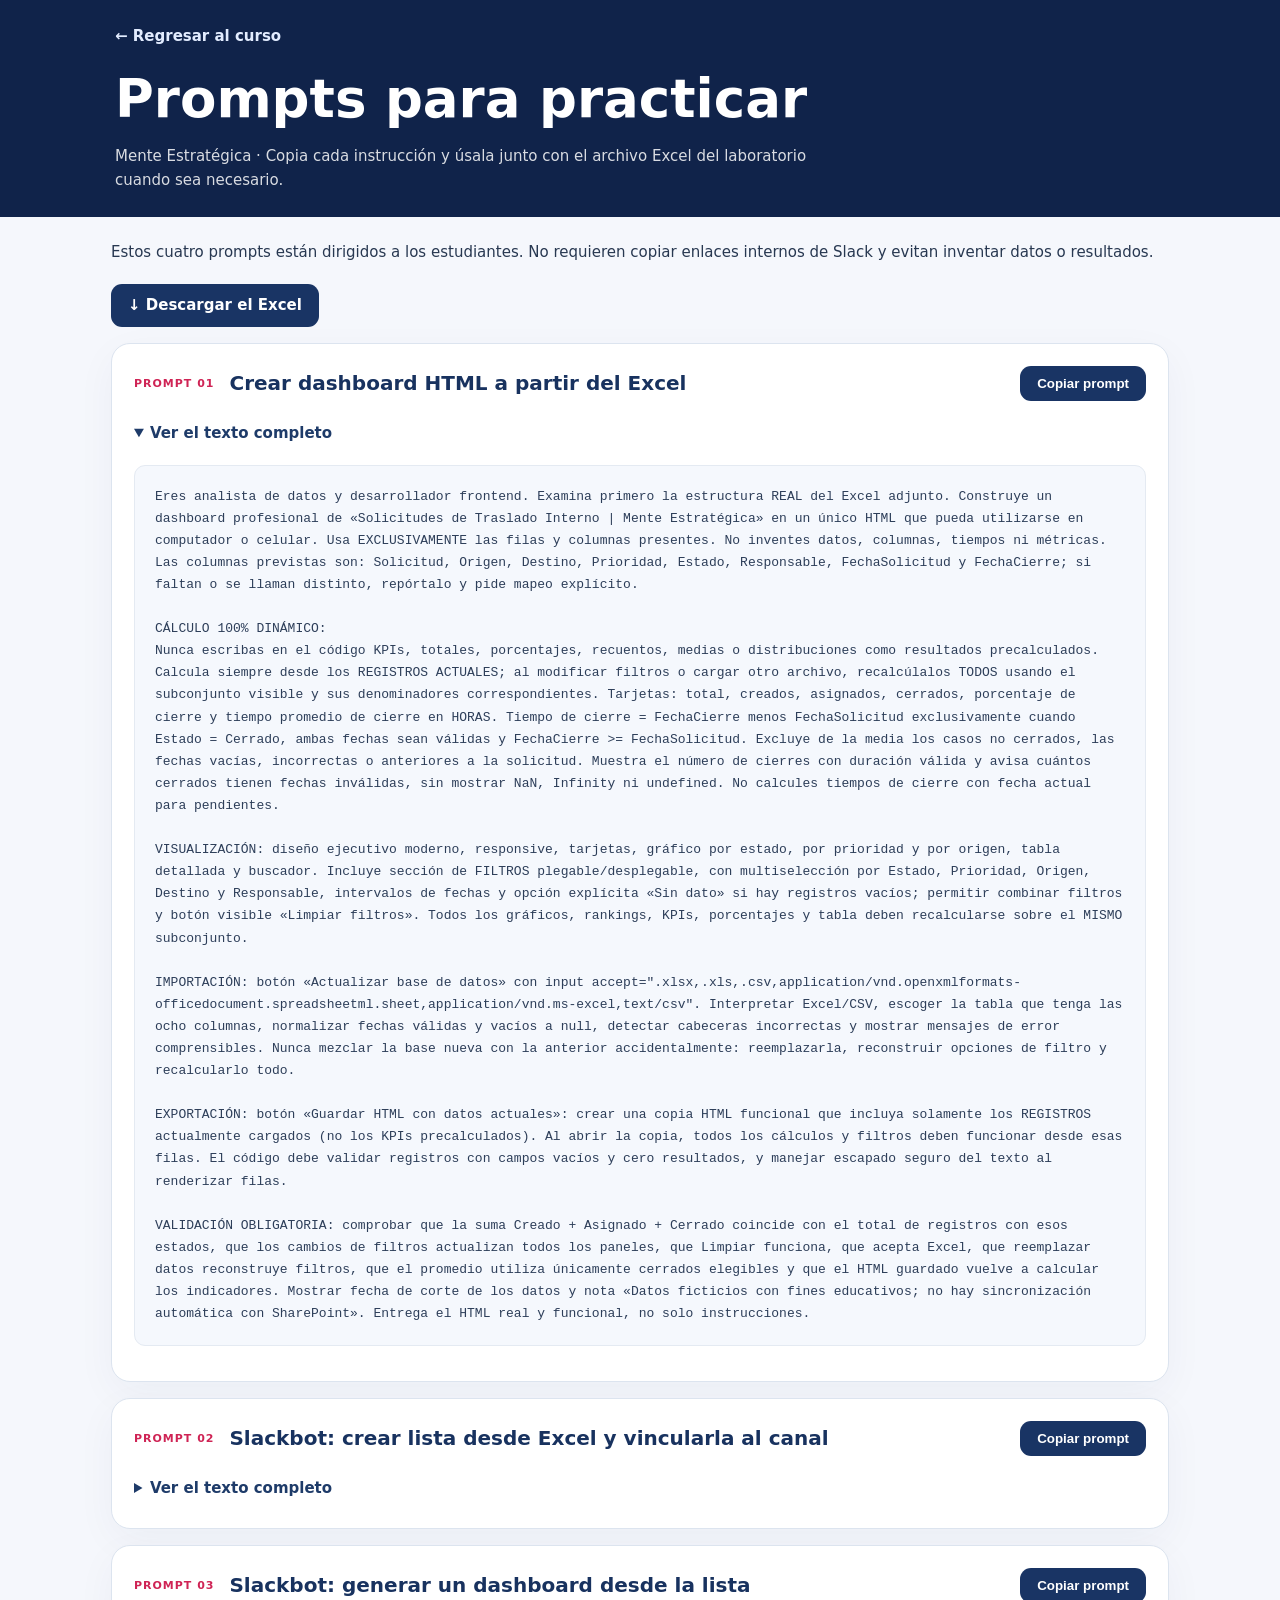
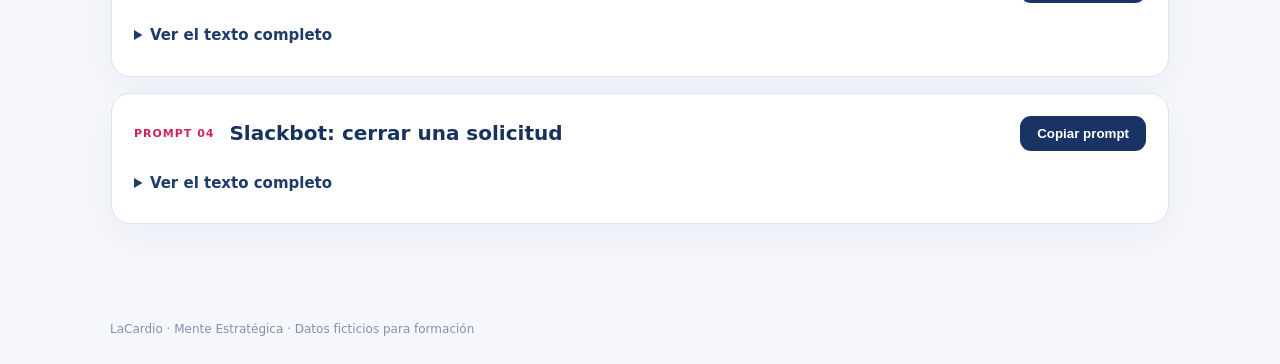
<file: prompts-estudiantes.html>
<!doctype html><html lang="es"><head><meta charset="UTF-8"/><meta name="viewport" content="width=device-width,initial-scale=1"><title>Prompts · Mente Estratégica</title><style>
:root{color-scheme:light}*{box-sizing:border-box}body{margin:0;background:#f5f7fc;color:#283851;font:15px/1.55 Inter,system-ui,"Segoe UI",Arial,sans-serif}
header{background:#10234a;color:white;padding:25px max(25px,calc((100vw - 1050px)/2))}header a{color:#e2ecff;text-decoration:none;font-weight:700}main{max-width:1110px;margin:auto;padding:24px 26px 80px}
h1{font-size:clamp(32px,5vw,53px);margin:10px 0 5px}header p{opacity:.84;max-width:750px;margin:5px 0 0}
.explain{margin:0 0 20px}.prompt-box{margin:16px 0;border:1px solid #dce4ef;background:white;border-radius:19px;box-shadow:0 12px 40px #1a30520b;padding:22px}
.prompt-head{display:flex;gap:15px;align-items:center;flex-wrap:wrap}.prompt-head h2{font-size:20px;color:#18325f;margin:0;flex:1}.prompt-number{font-size:11px;font-weight:900;letter-spacing:.09em;color:#cf2455}
.copy,.download{border:0;border-radius:11px;background:#193464;color:white;padding:10px 17px;font-weight:800;cursor:pointer;text-decoration:none;display:inline-block}
.copy:hover{background:#31558f}
details{margin-top:15px}summary{color:#1e3b69;font-weight:700;cursor:pointer;padding:6px 0}pre{white-space:pre-wrap;overflow-wrap:anywhere;background:#f5f8fd;color:#2d3e59;border-radius:11px;padding:20px;border:1px solid #e4eaf2;font:13px/1.7 ui-monospace,SFMono-Regular,Consolas,monospace}
footer{max-width:1110px;margin:auto;padding:0 25px 25px;color:#8291a8;font-size:12px}
@media(max-width:550px){main{padding:19px 14px}.prompt-box{padding:17px}.copy{width:100%}}
</style></head><body><header><a href="./">← Regresar al curso</a><h1>Prompts para practicar</h1><p>Mente Estratégica · Copia cada instrucción y úsala junto con el archivo Excel del laboratorio cuando sea necesario.</p></header><main><p class="explain">Estos cuatro prompts están dirigidos a los estudiantes. No requieren copiar enlaces internos de Slack y evitan inventar datos o resultados.</p><a class="download" href="Solicitudes_Traslado_28_Registros.xlsx" download>↓ Descargar el Excel</a><article class="prompt-box"><div class="prompt-head"><span class="prompt-number">PROMPT 01</span><h2>Crear dashboard HTML a partir del Excel</h2><button type="button" class="copy" data-copy="0">Copiar prompt</button></div><details open><summary>Ver el texto completo</summary><pre id="prompt-0">Eres analista de datos y desarrollador frontend. Examina primero la estructura REAL del Excel adjunto. Construye un dashboard profesional de «Solicitudes de Traslado Interno | Mente Estratégica» en un único HTML que pueda utilizarse en computador o celular. Usa EXCLUSIVAMENTE las filas y columnas presentes. No inventes datos, columnas, tiempos ni métricas. Las columnas previstas son: Solicitud, Origen, Destino, Prioridad, Estado, Responsable, FechaSolicitud y FechaCierre; si faltan o se llaman distinto, repórtalo y pide mapeo explícito.

CÁLCULO 100% DINÁMICO:
Nunca escribas en el código KPIs, totales, porcentajes, recuentos, medias o distribuciones como resultados precalculados. Calcula siempre desde los REGISTROS ACTUALES; al modificar filtros o cargar otro archivo, recalcúlalos TODOS usando el subconjunto visible y sus denominadores correspondientes. Tarjetas: total, creados, asignados, cerrados, porcentaje de cierre y tiempo promedio de cierre en HORAS. Tiempo de cierre = FechaCierre menos FechaSolicitud exclusivamente cuando Estado = Cerrado, ambas fechas sean válidas y FechaCierre &gt;= FechaSolicitud. Excluye de la media los casos no cerrados, las fechas vacías, incorrectas o anteriores a la solicitud. Muestra el número de cierres con duración válida y avisa cuántos cerrados tienen fechas inválidas, sin mostrar NaN, Infinity ni undefined. No calcules tiempos de cierre con fecha actual para pendientes.

VISUALIZACIÓN: diseño ejecutivo moderno, responsive, tarjetas, gráfico por estado, por prioridad y por origen, tabla detallada y buscador. Incluye sección de FILTROS plegable/desplegable, con multiselección por Estado, Prioridad, Origen, Destino y Responsable, intervalos de fechas y opción explícita «Sin dato» si hay registros vacíos; permitir combinar filtros y botón visible «Limpiar filtros». Todos los gráficos, rankings, KPIs, porcentajes y tabla deben recalcularse sobre el MISMO subconjunto.

IMPORTACIÓN: botón «Actualizar base de datos» con input accept=&quot;.xlsx,.xls,.csv,application/vnd.openxmlformats-officedocument.spreadsheetml.sheet,application/vnd.ms-excel,text/csv&quot;. Interpretar Excel/CSV, escoger la tabla que tenga las ocho columnas, normalizar fechas válidas y vacíos a null, detectar cabeceras incorrectas y mostrar mensajes de error comprensibles. Nunca mezclar la base nueva con la anterior accidentalmente: reemplazarla, reconstruir opciones de filtro y recalcularlo todo.

EXPORTACIÓN: botón «Guardar HTML con datos actuales»: crear una copia HTML funcional que incluya solamente los REGISTROS actualmente cargados (no los KPIs precalculados). Al abrir la copia, todos los cálculos y filtros deben funcionar desde esas filas. El código debe validar registros con campos vacíos y cero resultados, y manejar escapado seguro del texto al renderizar filas.

VALIDACIÓN OBLIGATORIA: comprobar que la suma Creado + Asignado + Cerrado coincide con el total de registros con esos estados, que los cambios de filtros actualizan todos los paneles, que Limpiar funciona, que acepta Excel, que reemplazar datos reconstruye filtros, que el promedio utiliza únicamente cerrados elegibles y que el HTML guardado vuelve a calcular los indicadores. Mostrar fecha de corte de los datos y nota «Datos ficticios con fines educativos; no hay sincronización automática con SharePoint». Entrega el HTML real y funcional, no solo instrucciones.</pre></details></article>
<article class="prompt-box"><div class="prompt-head"><span class="prompt-number">PROMPT 02</span><h2>Slackbot: crear lista desde Excel y vincularla al canal</h2><button type="button" class="copy" data-copy="1">Copiar prompt</button></div><details ><summary>Ver el texto completo</summary><pre id="prompt-1">Con base en el archivo Excel que adjunto, crea en Slack una lista llamada «Solicitudes de traslado». Usa únicamente los datos del Excel, sin agregar registros ni cambiar los valores originales.

1. Crea un ítem por cada fila de la hoja de datos, respetando los encabezados y las filas existentes. Antes de importar, muestra cuántos registros encontraste y el nombre de los ocho campos.
2. Configura los campos:
- Solicitud: título o nombre del ítem, texto obligatorio.
- Origen: selección con Urgencias, Hospitalización, UCI y Quirófano.
- Destino: selección con Hospitalización, UCI, Imágenes y Quirófano.
- Prioridad: selección con Alta, Media y Baja.
- Estado: selección con Creado, Asignado y Cerrado; deja Creado como valor predeterminado para ítems NUEVOS, sin cambiar los estados existentes.
- Responsable: texto o selección con Sin asignar, Equipo A, Equipo B y Equipo C. No conviertas los equipos en usuarios de Slack ni los asignes a personas.
- FechaSolicitud y FechaCierre: conserva fecha Y HORA. Si un campo de Slack no admite hora, crea un campo de texto con el formato AAAA-MM-DD HH:mm; deja FechaCierre vacía cuando no exista.
3. Crea dos vistas: «Por estado» (agrupada por Estado) y «Pendientes» (Estado diferente de Cerrado).
4. Agrega la lista como pestaña del canal en el que estoy trabajando. Si no puedes identificar el canal, pregúntame su nombre antes de compartirla.
5. Comprueba que el número de elementos creados coincide con el número de filas del Excel y explícame qué ajustes hiciste.

Si necesitas autorización para crear, configurar o compartir, muéstrame la acción para aprobarla. Si alguna función no está disponible en mi Slack, dime cómo hacer solo ese paso manualmente, sin afirmar que lo realizaste.</pre></details></article>
<article class="prompt-box"><div class="prompt-head"><span class="prompt-number">PROMPT 03</span><h2>Slackbot: generar un dashboard desde la lista</h2><button type="button" class="copy" data-copy="2">Copiar prompt</button></div><details ><summary>Ver el texto completo</summary><pre id="prompt-2">Con base en la lista de Slack «Solicitudes de traslado», crea una superficie interactiva llamada «Tablero de solicitudes de traslado», utilizando los registros actuales de esa lista.

El dashboard debe incluir:
- Tarjetas con total de solicitudes, cantidad en Creado, Asignado y Cerrado, y porcentaje de cierre.
- Gráficos de solicitudes por Estado, Prioridad, Origen y Responsable.
- Una tabla con Solicitud, Origen, Destino, Prioridad, Estado, Responsable, FechaSolicitud y FechaCierre.
- Una sección de pendientes con las solicitudes en estado Creado y Asignado, ordenadas por prioridad.
- Tiempo promedio de cierre en horas, calculado como FechaCierre menos FechaSolicitud, solamente para solicitudes Cerradas con ambas fechas válidas y cierre igual o posterior a la solicitud. Indica cuántos registros se utilizaron para calcular ese promedio.
- Filtros seleccionables y combinables por Estado, Prioridad, Origen, Destino y Responsable.

Calcula todos los indicadores a partir de los registros de la lista. Al usar los filtros, actualiza los resultados de la superficie si la funcionalidad está disponible. Trata los campos vacíos como «Sin dato», sin inventar valores ni incluirlos en promedios donde no correspondan.

Crea el tablero y compártelo en el canal donde está la lista.</pre></details></article>
<article class="prompt-box"><div class="prompt-head"><span class="prompt-number">PROMPT 04</span><h2>Slackbot: cerrar una solicitud</h2><button type="button" class="copy" data-copy="3">Copiar prompt</button></div><details ><summary>Ver el texto completo</summary><pre id="prompt-3">En la lista de Slack «Solicitudes de traslado», busca la solicitud «TR-030 · Quirófano a Imágenes» y actualízala con estos valores:

- Estado: Cerrado.
- Responsable: Equipo B.
- FechaCierre: 2026-10-21 18:05.

Conserva la FechaSolicitud original (2026-10-21 17:19) y no modifiques los demás campos. Guarda los cambios directamente en la lista.</pre></details></article></main><footer>LaCardio · Mente Estratégica · Datos ficticios para formación</footer>
<script>
document.querySelectorAll('[data-copy]').forEach(button=>button.addEventListener('click',async()=>{
 const target=document.querySelector('#prompt-'+button.dataset.copy),original=button.textContent;let ok=false;
 try{await navigator.clipboard.writeText(target.textContent);ok=true}catch(e){let node=document.createElement('textarea');node.value=target.textContent;node.style.position='fixed';node.style.opacity='0';document.body.appendChild(node);node.select();ok=document.execCommand('copy');node.remove()}
 button.textContent=ok?'¡Copiado!':'Selecciona el texto para copiar';
 setTimeout(()=>button.textContent=original,2600);
}));
</script></body></html>
</file>
